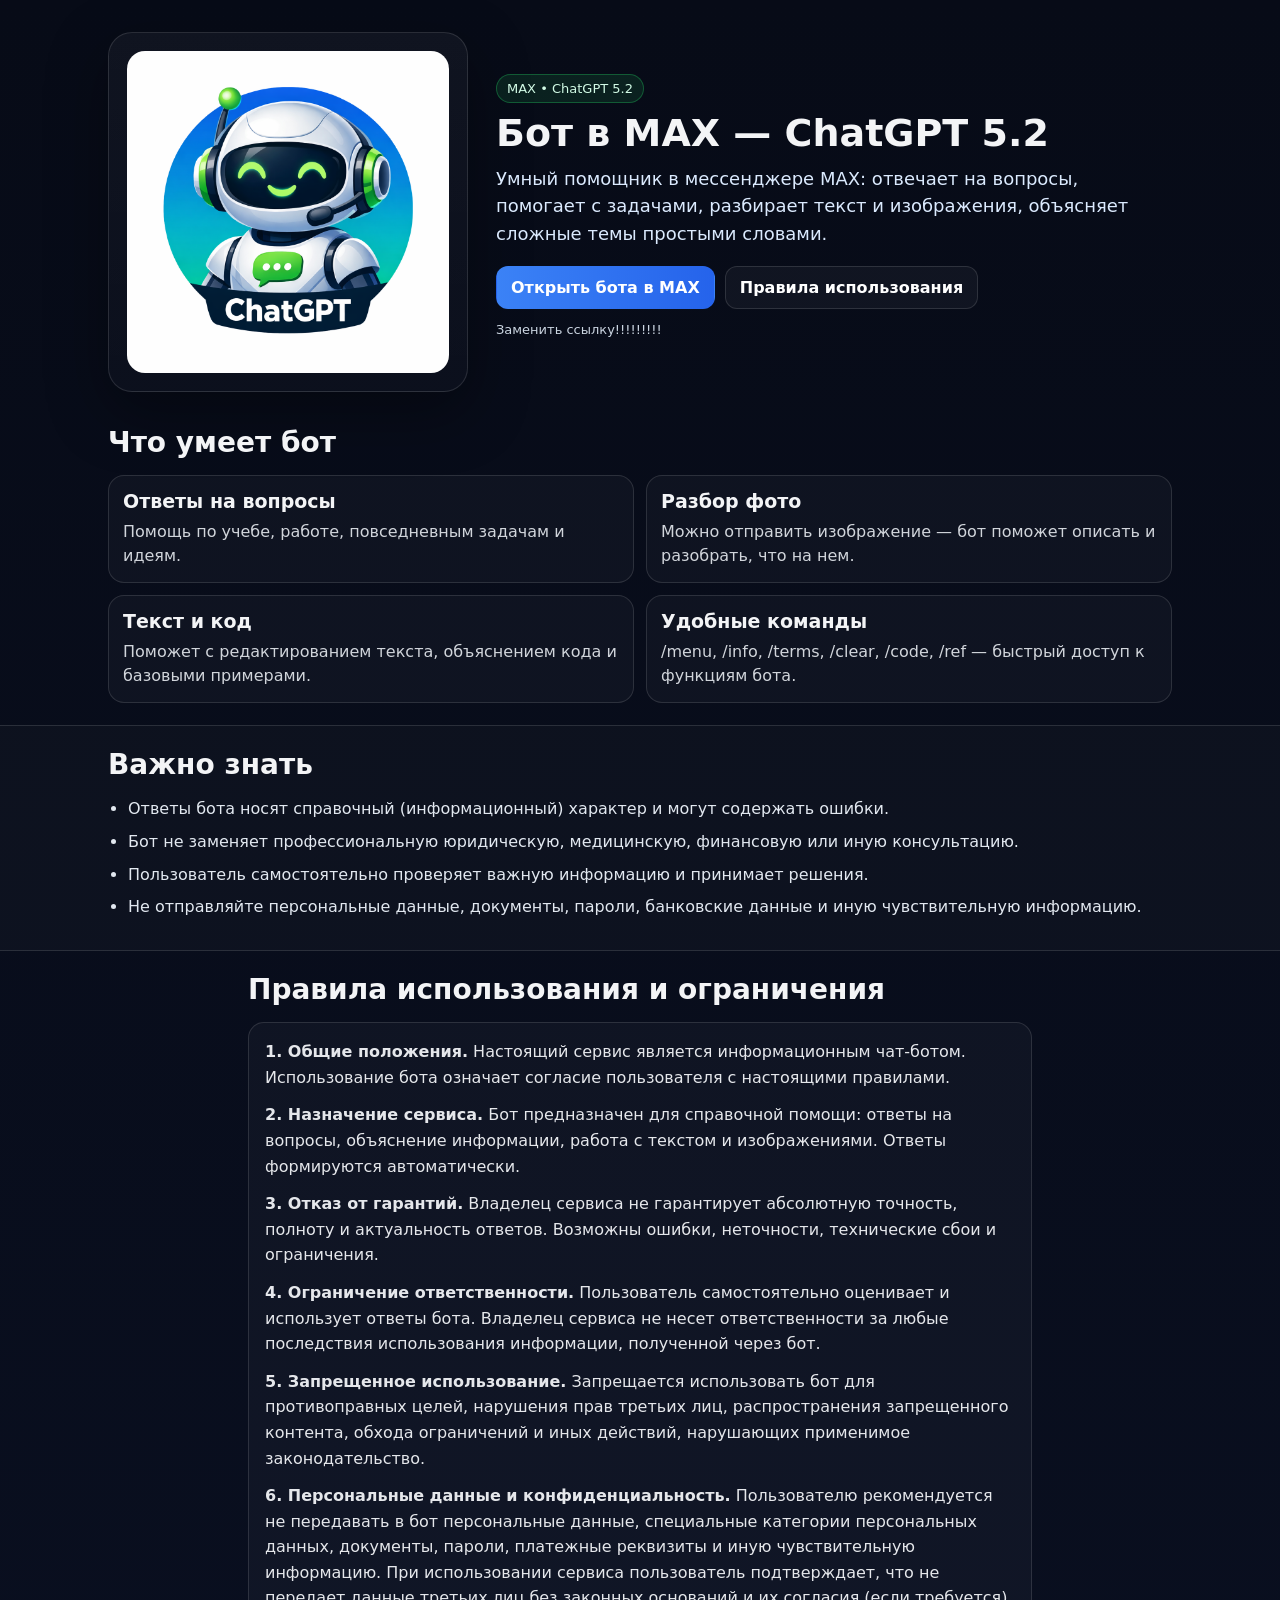
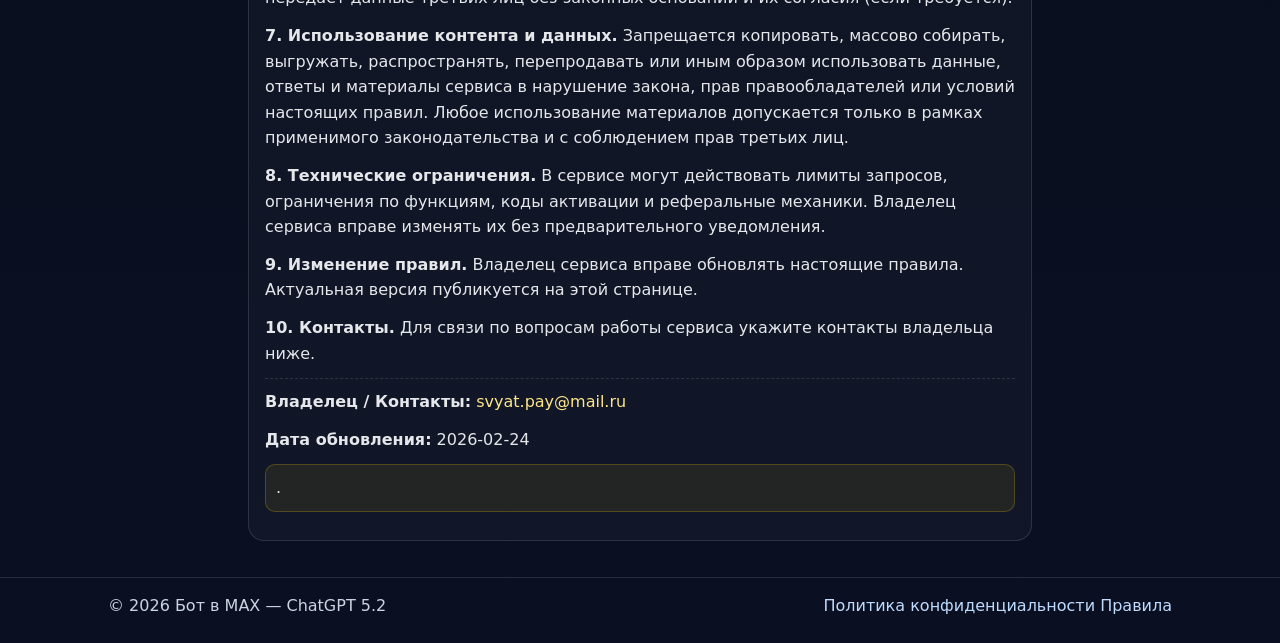
<file: index.html>
<!doctype html>
<html lang="ru">
<head>
  <meta charset="UTF-8" />
  <meta name="viewport" content="width=device-width, initial-scale=1.0" />
  <title>Бот в MAX — ChatGPT 5.2</title>
  <meta name="description" content="Бот в мессенджере MAX на базе ChatGPT 5.2: помощь с вопросами, задачами, фото и текстом." />
  <link rel="stylesheet" href="styles.css" />
</head>
<body>
  <header class="hero">
    <div class="container hero-grid">
      <div class="hero-card">
        <img src="assets/avatar.png" alt="Аватар бота ChatGPT" class="avatar" />
      </div>
      <div class="hero-content">
        <span class="badge">MAX • ChatGPT 5.2</span>
        <h1>Бот в MAX — ChatGPT 5.2</h1>
        <p class="lead">
          Умный помощник в мессенджере MAX: отвечает на вопросы, помогает с задачами,
          разбирает текст и изображения, объясняет сложные темы простыми словами.
        </p>
        <div class="buttons">
          <a class="btn btn-primary" href="https://max.ru/your_bot_link" target="_blank" rel="noopener">Открыть бота в MAX</a>
          <a class="btn btn-secondary" href="#rules">Правила использования</a>
        </div>
        <p class="hint">Заменить ссылку!!!!!!!!!</p>
      </div>
    </div>
  </header>

  <main>
    <section class="section">
      <div class="container">
        <h2>Что умеет бот</h2>
        <div class="grid">
          <article class="card">
            <h3>Ответы на вопросы</h3>
            <p>Помощь по учебе, работе, повседневным задачам и идеям.</p>
          </article>
          <article class="card">
            <h3>Разбор фото</h3>
            <p>Можно отправить изображение — бот поможет описать и разобрать, что на нем.</p>
          </article>
          <article class="card">
            <h3>Текст и код</h3>
            <p>Поможет с редактированием текста, объяснением кода и базовыми примерами.</p>
          </article>
          <article class="card">
            <h3>Удобные команды</h3>
            <p>/menu, /info, /terms, /clear, /code, /ref — быстрый доступ к функциям бота.</p>
          </article>
        </div>
      </div>
    </section>

    <section class="section muted">
      <div class="container">
        <h2>Важно знать</h2>
        <ul class="list">
          <li>Ответы бота носят справочный (информационный) характер и могут содержать ошибки.</li>
          <li>Бот не заменяет профессиональную юридическую, медицинскую, финансовую или иную консультацию.</li>
          <li>Пользователь самостоятельно проверяет важную информацию и принимает решения.</li>
          <li>Не отправляйте персональные данные, документы, пароли, банковские данные и иную чувствительную информацию.</li>
        </ul>
      </div>
    </section>

    <section id="rules" class="section">
      <div class="container narrow">
        <h2>Правила использования и ограничения</h2>
        <div class="legal">
          <p><strong>1. Общие положения.</strong> Настоящий сервис является информационным чат-ботом. Использование бота означает согласие пользователя с настоящими правилами.</p>

          <p><strong>2. Назначение сервиса.</strong> Бот предназначен для справочной помощи: ответы на вопросы, объяснение информации, работа с текстом и изображениями. Ответы формируются автоматически.</p>

          <p><strong>3. Отказ от гарантий.</strong> Владелец сервиса не гарантирует абсолютную точность, полноту и актуальность ответов. Возможны ошибки, неточности, технические сбои и ограничения.</p>

          <p><strong>4. Ограничение ответственности.</strong> Пользователь самостоятельно оценивает и использует ответы бота. Владелец сервиса не несет ответственности за любые последствия использования информации, полученной через бот.</p>

          <p><strong>5. Запрещенное использование.</strong> Запрещается использовать бот для противоправных целей, нарушения прав третьих лиц, распространения запрещенного контента, обхода ограничений и иных действий, нарушающих применимое законодательство.</p>

          <p><strong>6. Персональные данные и конфиденциальность.</strong> Пользователю рекомендуется не передавать в бот персональные данные, специальные категории персональных данных, документы, пароли, платежные реквизиты и иную чувствительную информацию. При использовании сервиса пользователь подтверждает, что не передает данные третьих лиц без законных оснований и их согласия (если требуется).</p>

          <p><strong>7. Использование контента и данных.</strong> Запрещается копировать, массово собирать, выгружать, распространять, перепродавать или иным образом использовать данные, ответы и материалы сервиса в нарушение закона, прав правообладателей или условий настоящих правил. Любое использование материалов допускается только в рамках применимого законодательства и с соблюдением прав третьих лиц.</p>

          <p><strong>8. Технические ограничения.</strong> В сервисе могут действовать лимиты запросов, ограничения по функциям, коды активации и реферальные механики. Владелец сервиса вправе изменять их без предварительного уведомления.</p>

          <p><strong>9. Изменение правил.</strong> Владелец сервиса вправе обновлять настоящие правила. Актуальная версия публикуется на этой странице.</p>

          <p><strong>10. Контакты.</strong> Для связи по вопросам работы сервиса укажите контакты владельца ниже.</p>

          <div class="contacts">
            <p><strong>Владелец / Контакты:</strong> <span class="placeholder">svyat.pay@mail.ru</span></p>
            <p><strong>Дата обновления:</strong> 2026-02-24</p>
          </div>

          <p class="note">.</p>
        </div>
      </div>
    </section>
  </main>

  <footer class="footer">
    <div class="container footer-line">
      <span>© 2026 Бот в MAX — ChatGPT 5.2</span>
      <div class="footer-links">
        <a href="privacy.html">Политика конфиденциальности</a>
        <a href="#rules">Правила</a>
      </div>
    </div>
  </footer>
</body>
</html>
</file>
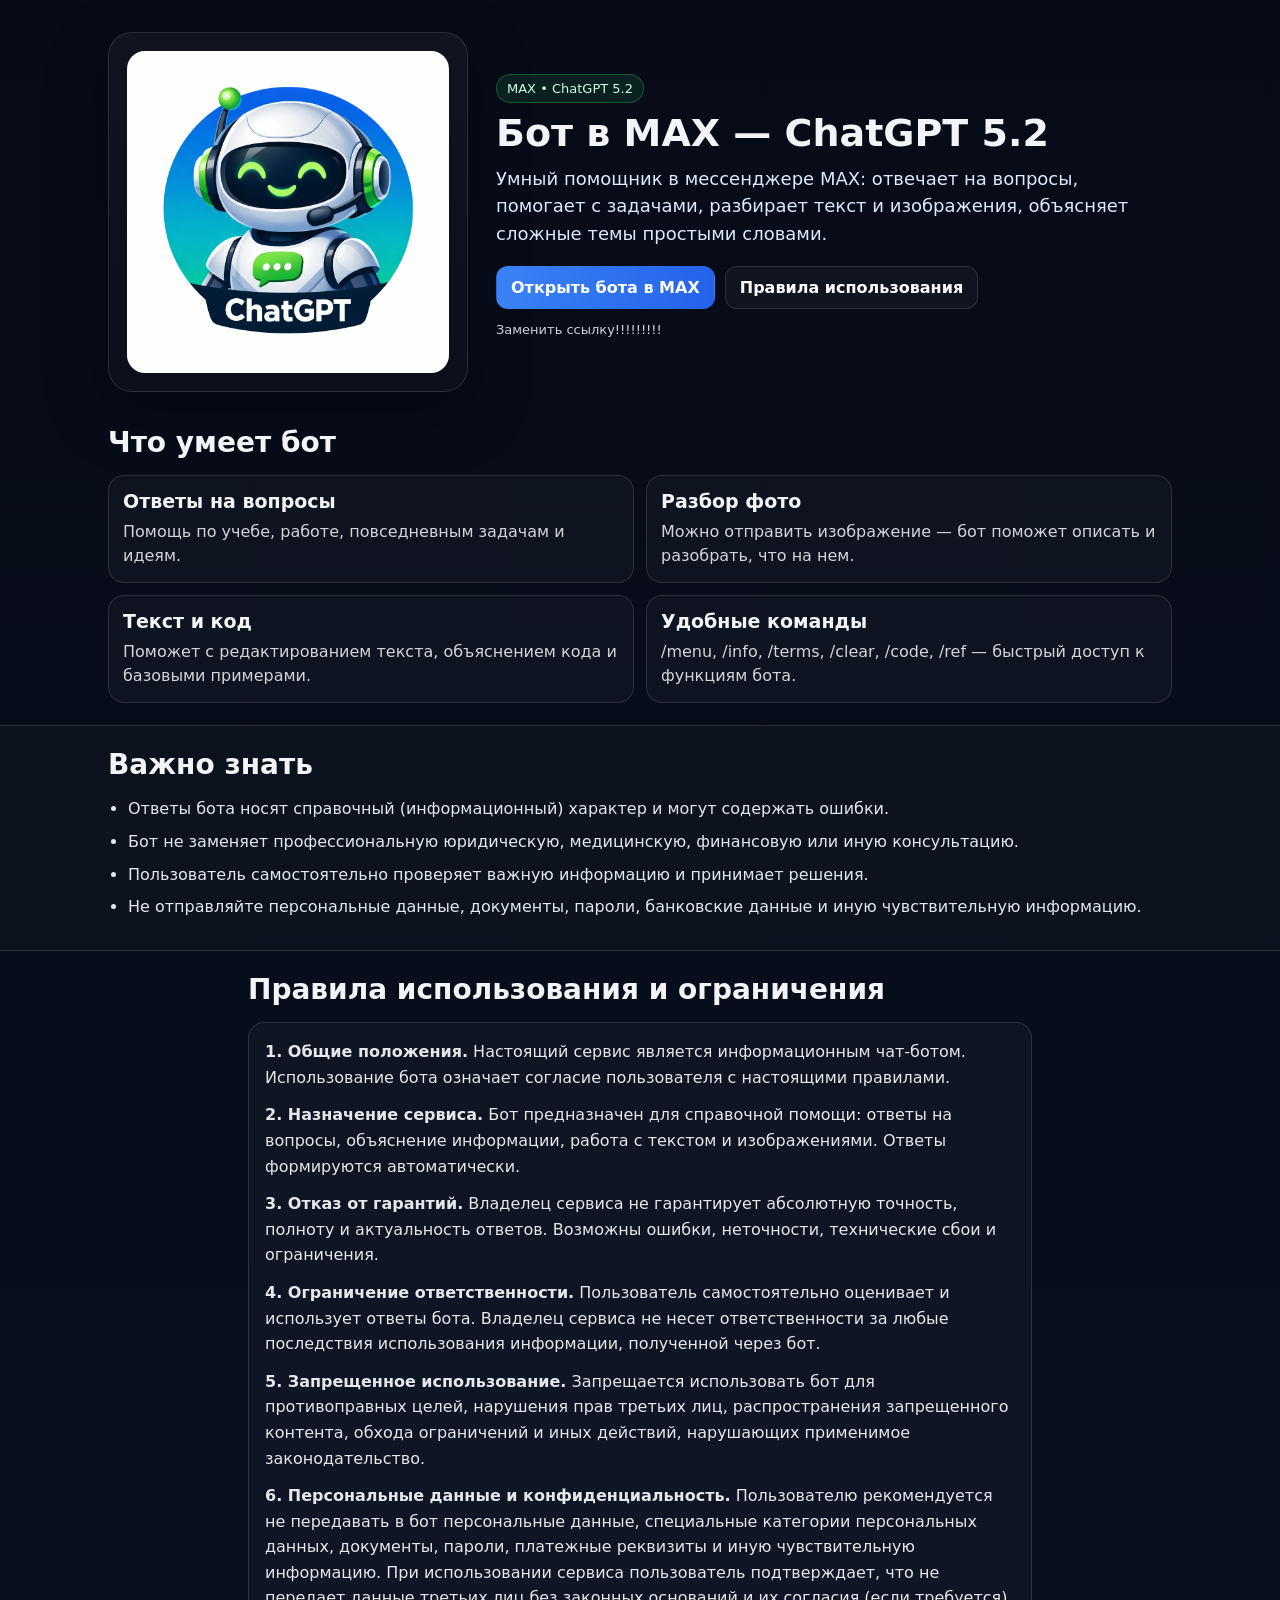
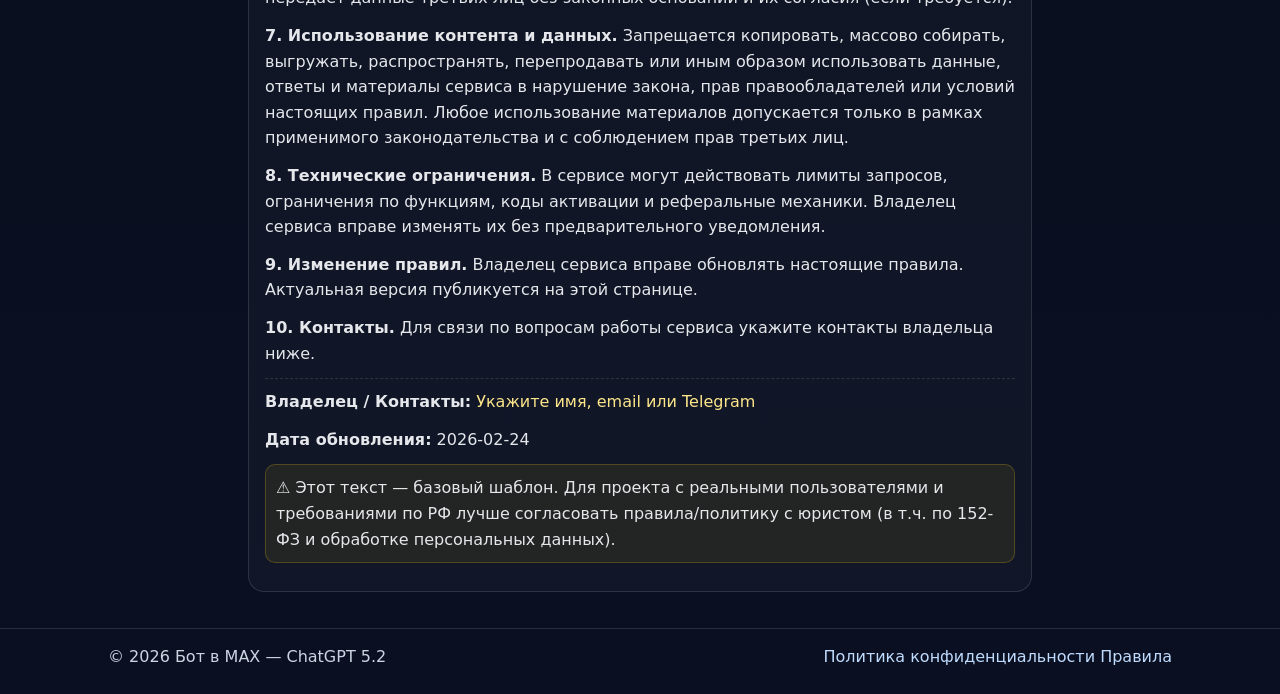
<file: sat/index.html>
<!doctype html>
<html lang="ru">
<head>
  <meta charset="UTF-8" />
  <meta name="viewport" content="width=device-width, initial-scale=1.0" />
  <title>Бот в MAX — ChatGPT 5.2</title>
  <meta name="description" content="Бот в мессенджере MAX на базе ChatGPT 5.2: помощь с вопросами, задачами, фото и текстом." />
  <link rel="stylesheet" href="styles.css" />
</head>
<body>
  <header class="hero">
    <div class="container hero-grid">
      <div class="hero-card">
        <img src="assets/avatar.png" alt="Аватар бота ChatGPT" class="avatar" />
      </div>
      <div class="hero-content">
        <span class="badge">MAX • ChatGPT 5.2</span>
        <h1>Бот в MAX — ChatGPT 5.2</h1>
        <p class="lead">
          Умный помощник в мессенджере MAX: отвечает на вопросы, помогает с задачами,
          разбирает текст и изображения, объясняет сложные темы простыми словами.
        </p>
        <div class="buttons">
          <a class="btn btn-primary" href="https://max.ru/your_bot_link" target="_blank" rel="noopener">Открыть бота в MAX</a>
          <a class="btn btn-secondary" href="#rules">Правила использования</a>
        </div>
        <p class="hint">Заменить ссылку!!!!!!!!!</p>
      </div>
    </div>
  </header>

  <main>
    <section class="section">
      <div class="container">
        <h2>Что умеет бот</h2>
        <div class="grid">
          <article class="card">
            <h3>Ответы на вопросы</h3>
            <p>Помощь по учебе, работе, повседневным задачам и идеям.</p>
          </article>
          <article class="card">
            <h3>Разбор фото</h3>
            <p>Можно отправить изображение — бот поможет описать и разобрать, что на нем.</p>
          </article>
          <article class="card">
            <h3>Текст и код</h3>
            <p>Поможет с редактированием текста, объяснением кода и базовыми примерами.</p>
          </article>
          <article class="card">
            <h3>Удобные команды</h3>
            <p>/menu, /info, /terms, /clear, /code, /ref — быстрый доступ к функциям бота.</p>
          </article>
        </div>
      </div>
    </section>

    <section class="section muted">
      <div class="container">
        <h2>Важно знать</h2>
        <ul class="list">
          <li>Ответы бота носят справочный (информационный) характер и могут содержать ошибки.</li>
          <li>Бот не заменяет профессиональную юридическую, медицинскую, финансовую или иную консультацию.</li>
          <li>Пользователь самостоятельно проверяет важную информацию и принимает решения.</li>
          <li>Не отправляйте персональные данные, документы, пароли, банковские данные и иную чувствительную информацию.</li>
        </ul>
      </div>
    </section>

    <section id="rules" class="section">
      <div class="container narrow">
        <h2>Правила использования и ограничения</h2>
        <div class="legal">
          <p><strong>1. Общие положения.</strong> Настоящий сервис является информационным чат-ботом. Использование бота означает согласие пользователя с настоящими правилами.</p>

          <p><strong>2. Назначение сервиса.</strong> Бот предназначен для справочной помощи: ответы на вопросы, объяснение информации, работа с текстом и изображениями. Ответы формируются автоматически.</p>

          <p><strong>3. Отказ от гарантий.</strong> Владелец сервиса не гарантирует абсолютную точность, полноту и актуальность ответов. Возможны ошибки, неточности, технические сбои и ограничения.</p>

          <p><strong>4. Ограничение ответственности.</strong> Пользователь самостоятельно оценивает и использует ответы бота. Владелец сервиса не несет ответственности за любые последствия использования информации, полученной через бот.</p>

          <p><strong>5. Запрещенное использование.</strong> Запрещается использовать бот для противоправных целей, нарушения прав третьих лиц, распространения запрещенного контента, обхода ограничений и иных действий, нарушающих применимое законодательство.</p>

          <p><strong>6. Персональные данные и конфиденциальность.</strong> Пользователю рекомендуется не передавать в бот персональные данные, специальные категории персональных данных, документы, пароли, платежные реквизиты и иную чувствительную информацию. При использовании сервиса пользователь подтверждает, что не передает данные третьих лиц без законных оснований и их согласия (если требуется).</p>

          <p><strong>7. Использование контента и данных.</strong> Запрещается копировать, массово собирать, выгружать, распространять, перепродавать или иным образом использовать данные, ответы и материалы сервиса в нарушение закона, прав правообладателей или условий настоящих правил. Любое использование материалов допускается только в рамках применимого законодательства и с соблюдением прав третьих лиц.</p>

          <p><strong>8. Технические ограничения.</strong> В сервисе могут действовать лимиты запросов, ограничения по функциям, коды активации и реферальные механики. Владелец сервиса вправе изменять их без предварительного уведомления.</p>

          <p><strong>9. Изменение правил.</strong> Владелец сервиса вправе обновлять настоящие правила. Актуальная версия публикуется на этой странице.</p>

          <p><strong>10. Контакты.</strong> Для связи по вопросам работы сервиса укажите контакты владельца ниже.</p>

          <div class="contacts">
            <p><strong>Владелец / Контакты:</strong> <span class="placeholder">Укажите имя, email или Telegram</span></p>
            <p><strong>Дата обновления:</strong> 2026-02-24</p>
          </div>

          <p class="note">⚠️ Этот текст — базовый шаблон. Для проекта с реальными пользователями и требованиями по РФ лучше согласовать правила/политику с юристом (в т.ч. по 152-ФЗ и обработке персональных данных).</p>
        </div>
      </div>
    </section>
  </main>

  <footer class="footer">
    <div class="container footer-line">
      <span>© 2026 Бот в MAX — ChatGPT 5.2</span>
      <div class="footer-links">
        <a href="privacy.html">Политика конфиденциальности</a>
        <a href="#rules">Правила</a>
      </div>
    </div>
  </footer>
</body>
</html>
</file>
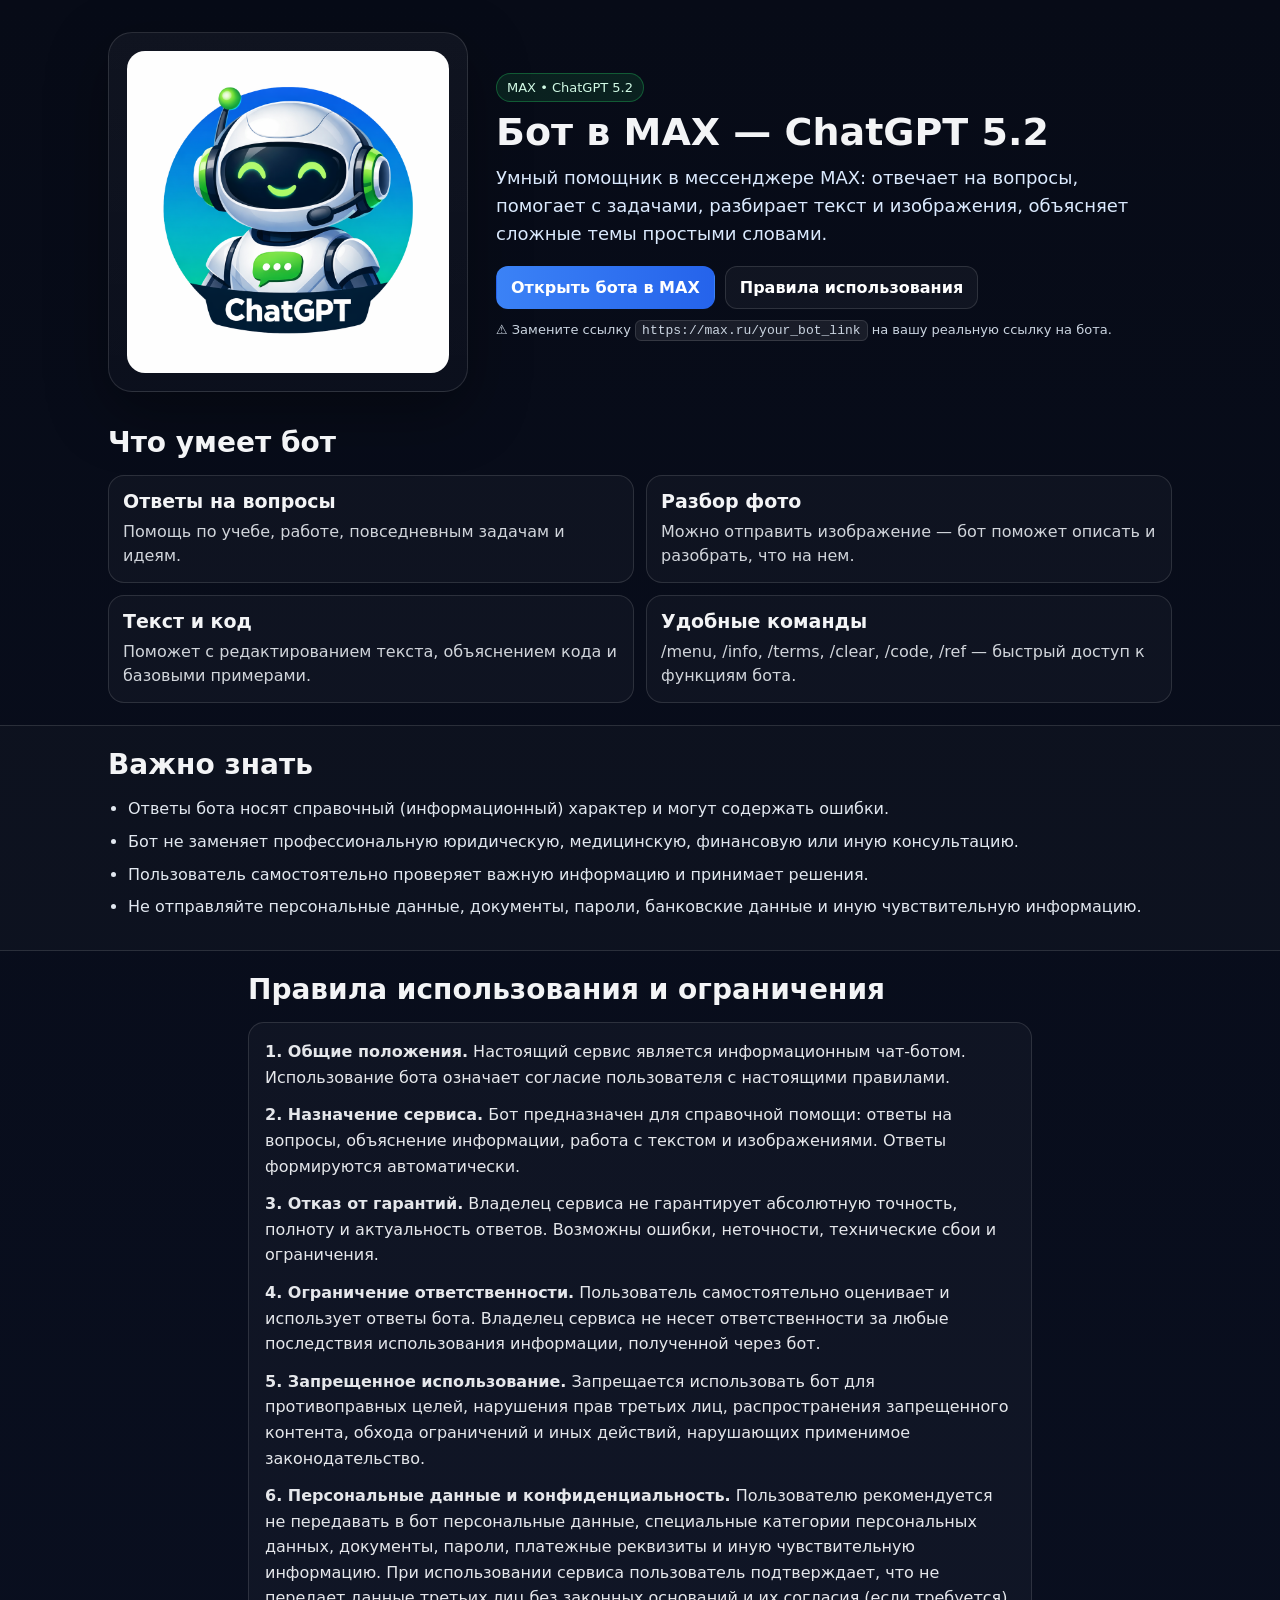
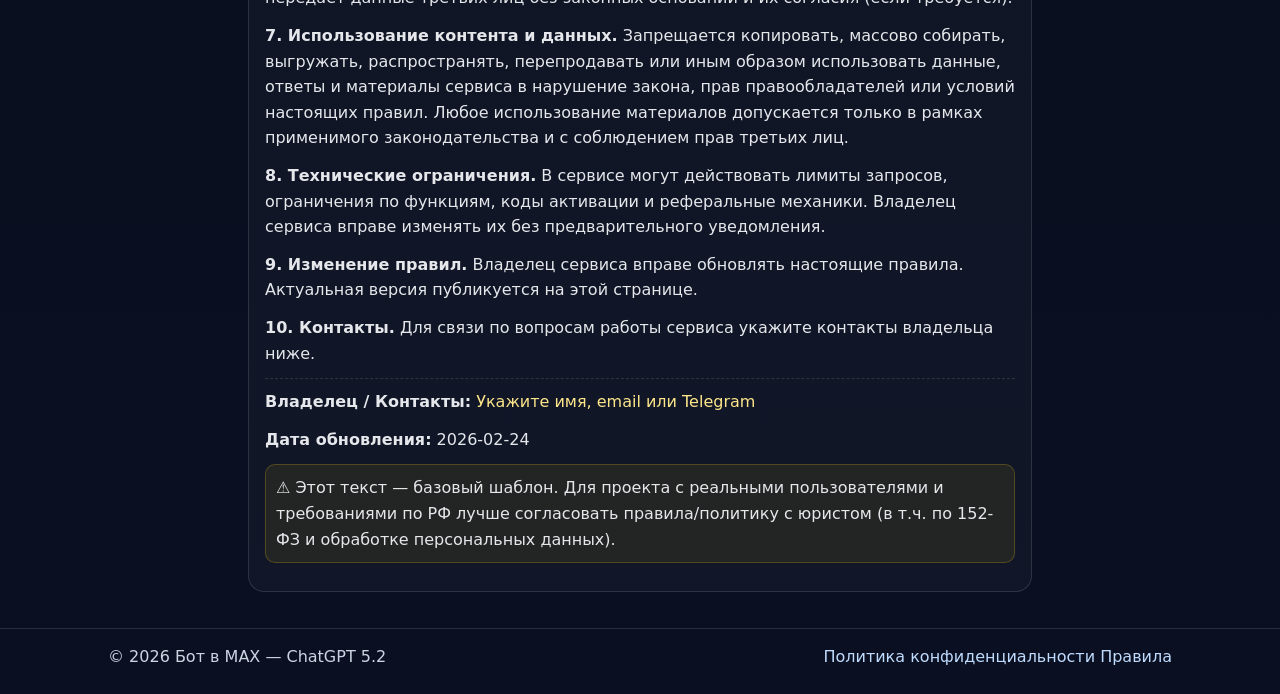
<file: sat/sat/index.html>
<!doctype html>
<html lang="ru">
<head>
  <meta charset="UTF-8" />
  <meta name="viewport" content="width=device-width, initial-scale=1.0" />
  <title>Бот в MAX — ChatGPT 5.2</title>
  <meta name="description" content="Бот в мессенджере MAX на базе ChatGPT 5.2: помощь с вопросами, задачами, фото и текстом." />
  <link rel="stylesheet" href="styles.css" />
</head>
<body>
  <header class="hero">
    <div class="container hero-grid">
      <div class="hero-card">
        <img src="assets/avatar.png" alt="Аватар бота ChatGPT" class="avatar" />
      </div>
      <div class="hero-content">
        <span class="badge">MAX • ChatGPT 5.2</span>
        <h1>Бот в MAX — ChatGPT 5.2</h1>
        <p class="lead">
          Умный помощник в мессенджере MAX: отвечает на вопросы, помогает с задачами,
          разбирает текст и изображения, объясняет сложные темы простыми словами.
        </p>
        <div class="buttons">
          <a class="btn btn-primary" href="https://max.ru/your_bot_link" target="_blank" rel="noopener">Открыть бота в MAX</a>
          <a class="btn btn-secondary" href="#rules">Правила использования</a>
        </div>
        <p class="hint">⚠️ Замените ссылку <code>https://max.ru/your_bot_link</code> на вашу реальную ссылку на бота.</p>
      </div>
    </div>
  </header>

  <main>
    <section class="section">
      <div class="container">
        <h2>Что умеет бот</h2>
        <div class="grid">
          <article class="card">
            <h3>Ответы на вопросы</h3>
            <p>Помощь по учебе, работе, повседневным задачам и идеям.</p>
          </article>
          <article class="card">
            <h3>Разбор фото</h3>
            <p>Можно отправить изображение — бот поможет описать и разобрать, что на нем.</p>
          </article>
          <article class="card">
            <h3>Текст и код</h3>
            <p>Поможет с редактированием текста, объяснением кода и базовыми примерами.</p>
          </article>
          <article class="card">
            <h3>Удобные команды</h3>
            <p>/menu, /info, /terms, /clear, /code, /ref — быстрый доступ к функциям бота.</p>
          </article>
        </div>
      </div>
    </section>

    <section class="section muted">
      <div class="container">
        <h2>Важно знать</h2>
        <ul class="list">
          <li>Ответы бота носят справочный (информационный) характер и могут содержать ошибки.</li>
          <li>Бот не заменяет профессиональную юридическую, медицинскую, финансовую или иную консультацию.</li>
          <li>Пользователь самостоятельно проверяет важную информацию и принимает решения.</li>
          <li>Не отправляйте персональные данные, документы, пароли, банковские данные и иную чувствительную информацию.</li>
        </ul>
      </div>
    </section>

    <section id="rules" class="section">
      <div class="container narrow">
        <h2>Правила использования и ограничения</h2>
        <div class="legal">
          <p><strong>1. Общие положения.</strong> Настоящий сервис является информационным чат-ботом. Использование бота означает согласие пользователя с настоящими правилами.</p>

          <p><strong>2. Назначение сервиса.</strong> Бот предназначен для справочной помощи: ответы на вопросы, объяснение информации, работа с текстом и изображениями. Ответы формируются автоматически.</p>

          <p><strong>3. Отказ от гарантий.</strong> Владелец сервиса не гарантирует абсолютную точность, полноту и актуальность ответов. Возможны ошибки, неточности, технические сбои и ограничения.</p>

          <p><strong>4. Ограничение ответственности.</strong> Пользователь самостоятельно оценивает и использует ответы бота. Владелец сервиса не несет ответственности за любые последствия использования информации, полученной через бот.</p>

          <p><strong>5. Запрещенное использование.</strong> Запрещается использовать бот для противоправных целей, нарушения прав третьих лиц, распространения запрещенного контента, обхода ограничений и иных действий, нарушающих применимое законодательство.</p>

          <p><strong>6. Персональные данные и конфиденциальность.</strong> Пользователю рекомендуется не передавать в бот персональные данные, специальные категории персональных данных, документы, пароли, платежные реквизиты и иную чувствительную информацию. При использовании сервиса пользователь подтверждает, что не передает данные третьих лиц без законных оснований и их согласия (если требуется).</p>

          <p><strong>7. Использование контента и данных.</strong> Запрещается копировать, массово собирать, выгружать, распространять, перепродавать или иным образом использовать данные, ответы и материалы сервиса в нарушение закона, прав правообладателей или условий настоящих правил. Любое использование материалов допускается только в рамках применимого законодательства и с соблюдением прав третьих лиц.</p>

          <p><strong>8. Технические ограничения.</strong> В сервисе могут действовать лимиты запросов, ограничения по функциям, коды активации и реферальные механики. Владелец сервиса вправе изменять их без предварительного уведомления.</p>

          <p><strong>9. Изменение правил.</strong> Владелец сервиса вправе обновлять настоящие правила. Актуальная версия публикуется на этой странице.</p>

          <p><strong>10. Контакты.</strong> Для связи по вопросам работы сервиса укажите контакты владельца ниже.</p>

          <div class="contacts">
            <p><strong>Владелец / Контакты:</strong> <span class="placeholder">Укажите имя, email или Telegram</span></p>
            <p><strong>Дата обновления:</strong> 2026-02-24</p>
          </div>

          <p class="note">⚠️ Этот текст — базовый шаблон. Для проекта с реальными пользователями и требованиями по РФ лучше согласовать правила/политику с юристом (в т.ч. по 152-ФЗ и обработке персональных данных).</p>
        </div>
      </div>
    </section>
  </main>

  <footer class="footer">
    <div class="container footer-line">
      <span>© 2026 Бот в MAX — ChatGPT 5.2</span>
      <div class="footer-links">
        <a href="privacy.html">Политика конфиденциальности</a>
        <a href="#rules">Правила</a>
      </div>
    </div>
  </footer>
</body>
</html>
</file>
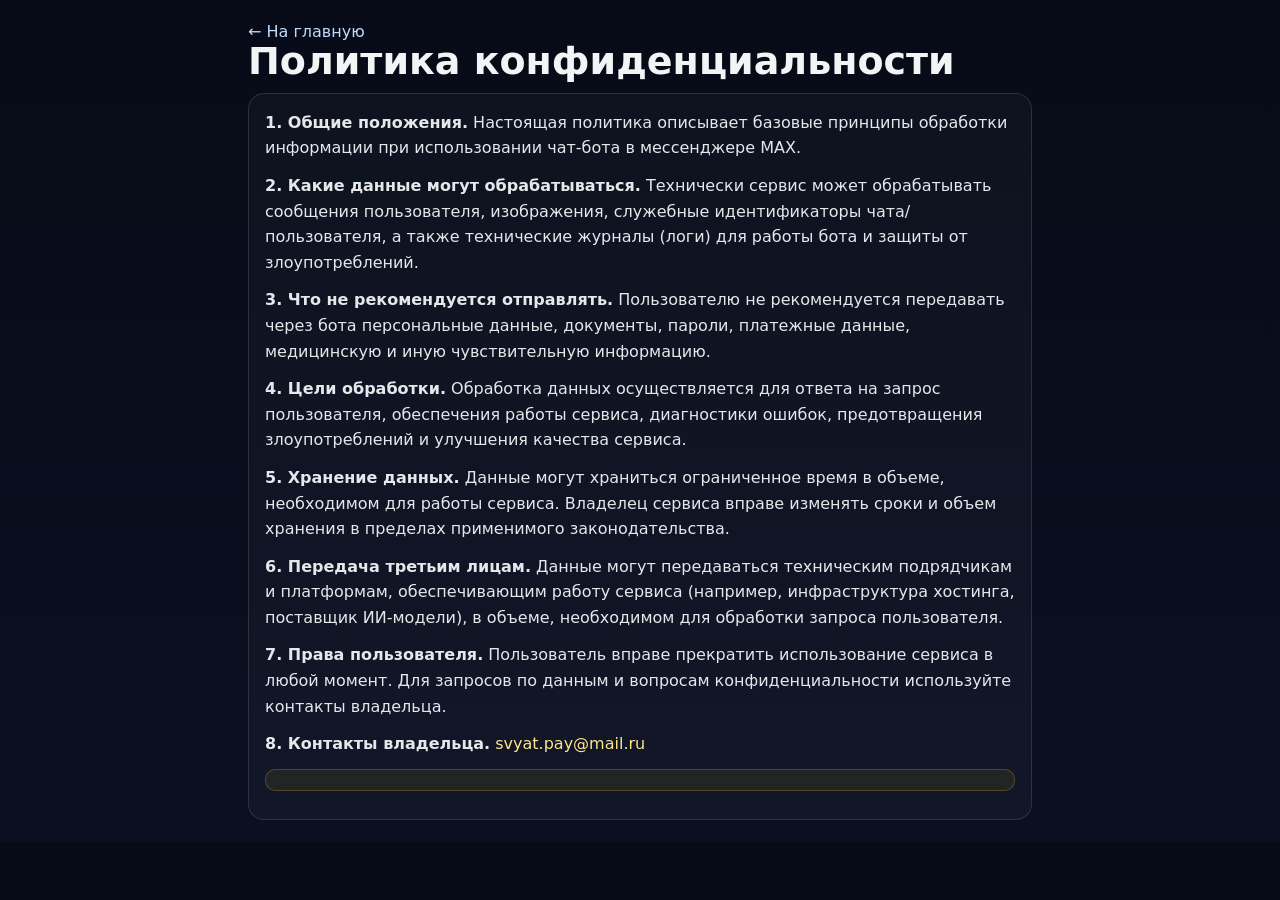
<file: privacy.html>
<!doctype html>
<html lang="ru">
<head>
  <meta charset="UTF-8" />
  <meta name="viewport" content="width=device-width, initial-scale=1.0" />
  <title>Политика конфиденциальности — Бот в MAX ChatGPT 5.2</title>
  <link rel="stylesheet" href="styles.css" />
</head>
<body>
  <main class="section">
    <div class="container narrow">
      <a href="index.html" class="back-link">← На главную</a>
      <h1>Политика конфиденциальности</h1>

      <div class="legal">
        <p><strong>1. Общие положения.</strong> Настоящая политика описывает базовые принципы обработки информации при использовании чат-бота в мессенджере MAX.</p>

        <p><strong>2. Какие данные могут обрабатываться.</strong> Технически сервис может обрабатывать сообщения пользователя, изображения, служебные идентификаторы чата/пользователя, а также технические журналы (логи) для работы бота и защиты от злоупотреблений.</p>

        <p><strong>3. Что не рекомендуется отправлять.</strong> Пользователю не рекомендуется передавать через бота персональные данные, документы, пароли, платежные данные, медицинскую и иную чувствительную информацию.</p>

        <p><strong>4. Цели обработки.</strong> Обработка данных осуществляется для ответа на запрос пользователя, обеспечения работы сервиса, диагностики ошибок, предотвращения злоупотреблений и улучшения качества сервиса.</p>

        <p><strong>5. Хранение данных.</strong> Данные могут храниться ограниченное время в объеме, необходимом для работы сервиса. Владелец сервиса вправе изменять сроки и объем хранения в пределах применимого законодательства.</p>

        <p><strong>6. Передача третьим лицам.</strong> Данные могут передаваться техническим подрядчикам и платформам, обеспечивающим работу сервиса (например, инфраструктура хостинга, поставщик ИИ-модели), в объеме, необходимом для обработки запроса пользователя.</p>

        <p><strong>7. Права пользователя.</strong> Пользователь вправе прекратить использование сервиса в любой момент. Для запросов по данным и вопросам конфиденциальности используйте контакты владельца.</p>

        <p><strong>8. Контакты владельца.</strong> <span class="placeholder">svyat.pay@mail.ru</span></p>

        <p class="note"></p>
      </div>
    </div>
  </main>
</body>
</html>
</file>
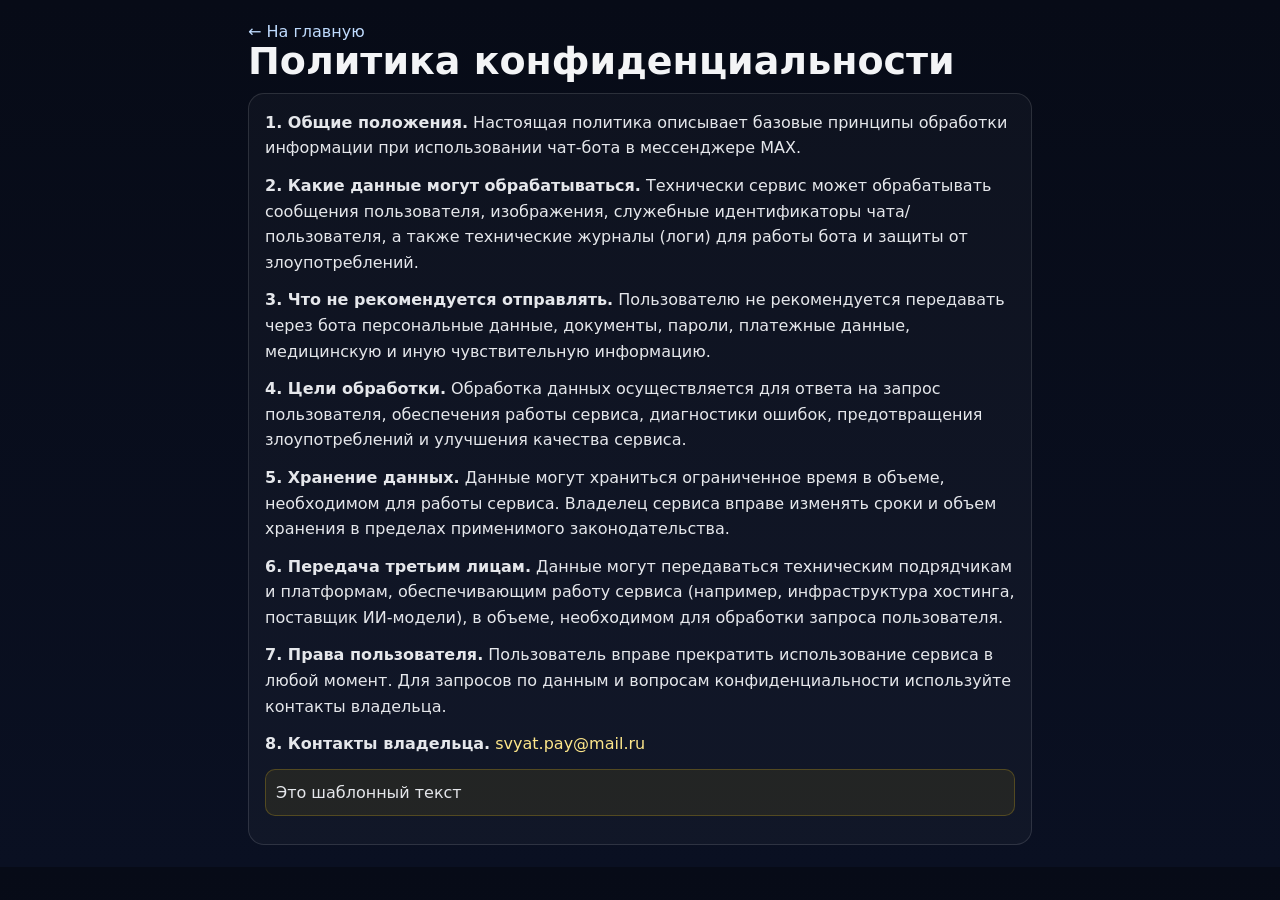
<file: sat/privacy.html>
<!doctype html>
<html lang="ru">
<head>
  <meta charset="UTF-8" />
  <meta name="viewport" content="width=device-width, initial-scale=1.0" />
  <title>Политика конфиденциальности — Бот в MAX ChatGPT 5.2</title>
  <link rel="stylesheet" href="styles.css" />
</head>
<body>
  <main class="section">
    <div class="container narrow">
      <a href="index.html" class="back-link">← На главную</a>
      <h1>Политика конфиденциальности</h1>

      <div class="legal">
        <p><strong>1. Общие положения.</strong> Настоящая политика описывает базовые принципы обработки информации при использовании чат-бота в мессенджере MAX.</p>

        <p><strong>2. Какие данные могут обрабатываться.</strong> Технически сервис может обрабатывать сообщения пользователя, изображения, служебные идентификаторы чата/пользователя, а также технические журналы (логи) для работы бота и защиты от злоупотреблений.</p>

        <p><strong>3. Что не рекомендуется отправлять.</strong> Пользователю не рекомендуется передавать через бота персональные данные, документы, пароли, платежные данные, медицинскую и иную чувствительную информацию.</p>

        <p><strong>4. Цели обработки.</strong> Обработка данных осуществляется для ответа на запрос пользователя, обеспечения работы сервиса, диагностики ошибок, предотвращения злоупотреблений и улучшения качества сервиса.</p>

        <p><strong>5. Хранение данных.</strong> Данные могут храниться ограниченное время в объеме, необходимом для работы сервиса. Владелец сервиса вправе изменять сроки и объем хранения в пределах применимого законодательства.</p>

        <p><strong>6. Передача третьим лицам.</strong> Данные могут передаваться техническим подрядчикам и платформам, обеспечивающим работу сервиса (например, инфраструктура хостинга, поставщик ИИ-модели), в объеме, необходимом для обработки запроса пользователя.</p>

        <p><strong>7. Права пользователя.</strong> Пользователь вправе прекратить использование сервиса в любой момент. Для запросов по данным и вопросам конфиденциальности используйте контакты владельца.</p>

        <p><strong>8. Контакты владельца.</strong> <span class="placeholder">svyat.pay@mail.ru</span></p>

        <p class="note">Это шаблонный текст</p>
      </div>
    </div>
  </main>
</body>
</html>
</file>
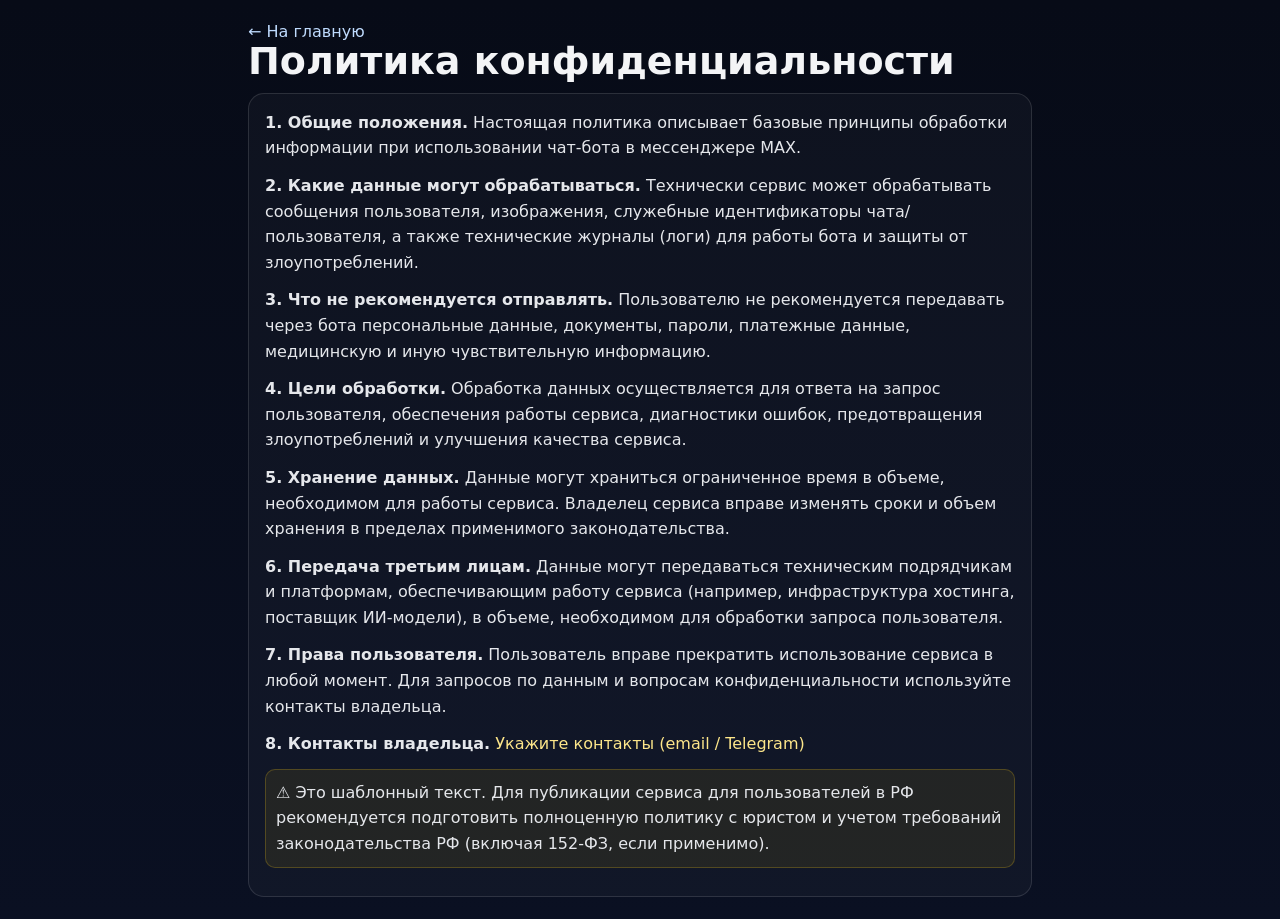
<file: sat/sat/privacy.html>
<!doctype html>
<html lang="ru">
<head>
  <meta charset="UTF-8" />
  <meta name="viewport" content="width=device-width, initial-scale=1.0" />
  <title>Политика конфиденциальности — Бот в MAX ChatGPT 5.2</title>
  <link rel="stylesheet" href="styles.css" />
</head>
<body>
  <main class="section">
    <div class="container narrow">
      <a href="index.html" class="back-link">← На главную</a>
      <h1>Политика конфиденциальности</h1>

      <div class="legal">
        <p><strong>1. Общие положения.</strong> Настоящая политика описывает базовые принципы обработки информации при использовании чат-бота в мессенджере MAX.</p>

        <p><strong>2. Какие данные могут обрабатываться.</strong> Технически сервис может обрабатывать сообщения пользователя, изображения, служебные идентификаторы чата/пользователя, а также технические журналы (логи) для работы бота и защиты от злоупотреблений.</p>

        <p><strong>3. Что не рекомендуется отправлять.</strong> Пользователю не рекомендуется передавать через бота персональные данные, документы, пароли, платежные данные, медицинскую и иную чувствительную информацию.</p>

        <p><strong>4. Цели обработки.</strong> Обработка данных осуществляется для ответа на запрос пользователя, обеспечения работы сервиса, диагностики ошибок, предотвращения злоупотреблений и улучшения качества сервиса.</p>

        <p><strong>5. Хранение данных.</strong> Данные могут храниться ограниченное время в объеме, необходимом для работы сервиса. Владелец сервиса вправе изменять сроки и объем хранения в пределах применимого законодательства.</p>

        <p><strong>6. Передача третьим лицам.</strong> Данные могут передаваться техническим подрядчикам и платформам, обеспечивающим работу сервиса (например, инфраструктура хостинга, поставщик ИИ-модели), в объеме, необходимом для обработки запроса пользователя.</p>

        <p><strong>7. Права пользователя.</strong> Пользователь вправе прекратить использование сервиса в любой момент. Для запросов по данным и вопросам конфиденциальности используйте контакты владельца.</p>

        <p><strong>8. Контакты владельца.</strong> <span class="placeholder">Укажите контакты (email / Telegram)</span></p>

        <p class="note">⚠️ Это шаблонный текст. Для публикации сервиса для пользователей в РФ рекомендуется подготовить полноценную политику с юристом и учетом требований законодательства РФ (включая 152-ФЗ, если применимо).</p>
      </div>
    </div>
  </main>
</body>
</html>
</file>
<file: styles.css>
* { box-sizing: border-box; }
:root {
  --bg: #0b1020;
  --bg-soft: #121931;
  --card: #111827;
  --text: #f3f4f6;
  --muted: #c7d2fe;
  --line: rgba(255,255,255,.12);
  --accent: #22c55e;
  --accent2: #3b82f6;
}
html, body {
  margin: 0; padding: 0;
  font-family: Inter, system-ui, -apple-system, Segoe UI, Roboto, Arial, sans-serif;
  color: var(--text);
  background: linear-gradient(180deg, #070b17 0%, #0a1022 100%);
}
.container { max-width: 1100px; margin: 0 auto; padding: 0 18px; }
.narrow { max-width: 820px; }
.hero { padding: 32px 0 12px; }
.hero-grid {
  display: grid;
  grid-template-columns: 360px 1fr;
  gap: 28px;
  align-items: center;
}
.hero-card {
  background: linear-gradient(180deg, rgba(255,255,255,.04), rgba(255,255,255,.02));
  border: 1px solid var(--line);
  border-radius: 24px;
  padding: 18px;
  box-shadow: 0 20px 60px rgba(0,0,0,.35);
}
.avatar {
  width: 100%;
  border-radius: 18px;
  display: block;
  background: #e5e7eb;
}
.badge {
  display: inline-block;
  border: 1px solid rgba(34,197,94,.35);
  color: #d1fae5;
  background: rgba(34,197,94,.12);
  padding: 6px 10px;
  border-radius: 999px;
  font-size: 13px;
  margin-bottom: 10px;
}
h1 { font-size: 38px; margin: 0 0 10px; line-height: 1.1; }
h2 { font-size: 28px; margin: 0 0 16px; }
h3 { margin: 0 0 8px; font-size: 19px; }
.lead { color: #dbeafe; font-size: 18px; line-height: 1.55; margin: 0 0 18px; }
.hint { color: #cbd5e1; font-size: 13px; }
code {
  background: rgba(255,255,255,.07);
  border: 1px solid var(--line);
  padding: 2px 6px; border-radius: 6px;
}
.buttons { display: flex; gap: 10px; flex-wrap: wrap; margin: 6px 0 10px; }
.btn {
  text-decoration: none; color: white; padding: 11px 14px;
  border-radius: 12px; border: 1px solid transparent; font-weight: 600;
  display: inline-flex; align-items: center;
}
.btn-primary { background: linear-gradient(90deg, var(--accent2), #2563eb); }
.btn-secondary { background: rgba(255,255,255,.04); border-color: var(--line); }

.section { padding: 22px 0; }
.muted { background: rgba(255,255,255,.02); border-top: 1px solid var(--line); border-bottom: 1px solid var(--line); }
.grid {
  display: grid; gap: 12px;
  grid-template-columns: repeat(2, minmax(0, 1fr));
}
.card {
  border: 1px solid var(--line);
  background: rgba(255,255,255,.03);
  border-radius: 16px;
  padding: 14px;
}
.card p { margin: 0; color: #d1d5db; line-height: 1.5; }

.list { margin: 0; padding-left: 20px; }
.list li { margin: 8px 0; line-height: 1.55; color: #e2e8f0; }

.legal {
  border: 1px solid var(--line);
  background: rgba(255,255,255,.03);
  border-radius: 16px;
  padding: 16px;
}
.legal p { margin: 0 0 12px; line-height: 1.6; color: #e5e7eb; }
.note {
  margin-top: 12px;
  padding: 10px;
  border-radius: 10px;
  background: rgba(250, 204, 21, .08);
  border: 1px solid rgba(250, 204, 21, .22);
  color: #fef3c7;
}
.contacts {
  margin-top: 12px;
  padding-top: 10px;
  border-top: 1px dashed var(--line);
}
.placeholder { color: #fde68a; }

.footer {
  border-top: 1px solid var(--line);
  margin-top: 14px;
  padding: 18px 0 28px;
}
.footer-line {
  display: flex; justify-content: space-between; align-items: center; gap: 10px; flex-wrap: wrap;
  color: #cbd5e1;
}
.footer-links a, .back-link {
  color: #bfdbfe; text-decoration: none;
}
.footer-links a:hover, .back-link:hover { text-decoration: underline; }

@media (max-width: 860px) {
  .hero-grid { grid-template-columns: 1fr; }
  h1 { font-size: 30px; }
  .grid { grid-template-columns: 1fr; }
}
</file>
<file: sat/styles.css>
* { box-sizing: border-box; }
:root {
  --bg: #0b1020;
  --bg-soft: #121931;
  --card: #111827;
  --text: #f3f4f6;
  --muted: #c7d2fe;
  --line: rgba(255,255,255,.12);
  --accent: #22c55e;
  --accent2: #3b82f6;
}
html, body {
  margin: 0; padding: 0;
  font-family: Inter, system-ui, -apple-system, Segoe UI, Roboto, Arial, sans-serif;
  color: var(--text);
  background: linear-gradient(180deg, #070b17 0%, #0a1022 100%);
}
.container { max-width: 1100px; margin: 0 auto; padding: 0 18px; }
.narrow { max-width: 820px; }
.hero { padding: 32px 0 12px; }
.hero-grid {
  display: grid;
  grid-template-columns: 360px 1fr;
  gap: 28px;
  align-items: center;
}
.hero-card {
  background: linear-gradient(180deg, rgba(255,255,255,.04), rgba(255,255,255,.02));
  border: 1px solid var(--line);
  border-radius: 24px;
  padding: 18px;
  box-shadow: 0 20px 60px rgba(0,0,0,.35);
}
.avatar {
  width: 100%;
  border-radius: 18px;
  display: block;
  background: #e5e7eb;
}
.badge {
  display: inline-block;
  border: 1px solid rgba(34,197,94,.35);
  color: #d1fae5;
  background: rgba(34,197,94,.12);
  padding: 6px 10px;
  border-radius: 999px;
  font-size: 13px;
  margin-bottom: 10px;
}
h1 { font-size: 38px; margin: 0 0 10px; line-height: 1.1; }
h2 { font-size: 28px; margin: 0 0 16px; }
h3 { margin: 0 0 8px; font-size: 19px; }
.lead { color: #dbeafe; font-size: 18px; line-height: 1.55; margin: 0 0 18px; }
.hint { color: #cbd5e1; font-size: 13px; }
code {
  background: rgba(255,255,255,.07);
  border: 1px solid var(--line);
  padding: 2px 6px; border-radius: 6px;
}
.buttons { display: flex; gap: 10px; flex-wrap: wrap; margin: 6px 0 10px; }
.btn {
  text-decoration: none; color: white; padding: 11px 14px;
  border-radius: 12px; border: 1px solid transparent; font-weight: 600;
  display: inline-flex; align-items: center;
}
.btn-primary { background: linear-gradient(90deg, var(--accent2), #2563eb); }
.btn-secondary { background: rgba(255,255,255,.04); border-color: var(--line); }

.section { padding: 22px 0; }
.muted { background: rgba(255,255,255,.02); border-top: 1px solid var(--line); border-bottom: 1px solid var(--line); }
.grid {
  display: grid; gap: 12px;
  grid-template-columns: repeat(2, minmax(0, 1fr));
}
.card {
  border: 1px solid var(--line);
  background: rgba(255,255,255,.03);
  border-radius: 16px;
  padding: 14px;
}
.card p { margin: 0; color: #d1d5db; line-height: 1.5; }

.list { margin: 0; padding-left: 20px; }
.list li { margin: 8px 0; line-height: 1.55; color: #e2e8f0; }

.legal {
  border: 1px solid var(--line);
  background: rgba(255,255,255,.03);
  border-radius: 16px;
  padding: 16px;
}
.legal p { margin: 0 0 12px; line-height: 1.6; color: #e5e7eb; }
.note {
  margin-top: 12px;
  padding: 10px;
  border-radius: 10px;
  background: rgba(250, 204, 21, .08);
  border: 1px solid rgba(250, 204, 21, .22);
  color: #fef3c7;
}
.contacts {
  margin-top: 12px;
  padding-top: 10px;
  border-top: 1px dashed var(--line);
}
.placeholder { color: #fde68a; }

.footer {
  border-top: 1px solid var(--line);
  margin-top: 14px;
  padding: 18px 0 28px;
}
.footer-line {
  display: flex; justify-content: space-between; align-items: center; gap: 10px; flex-wrap: wrap;
  color: #cbd5e1;
}
.footer-links a, .back-link {
  color: #bfdbfe; text-decoration: none;
}
.footer-links a:hover, .back-link:hover { text-decoration: underline; }

@media (max-width: 860px) {
  .hero-grid { grid-template-columns: 1fr; }
  h1 { font-size: 30px; }
  .grid { grid-template-columns: 1fr; }
}
</file>
<file: sat/sat/styles.css>
* { box-sizing: border-box; }
:root {
  --bg: #0b1020;
  --bg-soft: #121931;
  --card: #111827;
  --text: #f3f4f6;
  --muted: #c7d2fe;
  --line: rgba(255,255,255,.12);
  --accent: #22c55e;
  --accent2: #3b82f6;
}
html, body {
  margin: 0; padding: 0;
  font-family: Inter, system-ui, -apple-system, Segoe UI, Roboto, Arial, sans-serif;
  color: var(--text);
  background: linear-gradient(180deg, #070b17 0%, #0a1022 100%);
}
.container { max-width: 1100px; margin: 0 auto; padding: 0 18px; }
.narrow { max-width: 820px; }
.hero { padding: 32px 0 12px; }
.hero-grid {
  display: grid;
  grid-template-columns: 360px 1fr;
  gap: 28px;
  align-items: center;
}
.hero-card {
  background: linear-gradient(180deg, rgba(255,255,255,.04), rgba(255,255,255,.02));
  border: 1px solid var(--line);
  border-radius: 24px;
  padding: 18px;
  box-shadow: 0 20px 60px rgba(0,0,0,.35);
}
.avatar {
  width: 100%;
  border-radius: 18px;
  display: block;
  background: #e5e7eb;
}
.badge {
  display: inline-block;
  border: 1px solid rgba(34,197,94,.35);
  color: #d1fae5;
  background: rgba(34,197,94,.12);
  padding: 6px 10px;
  border-radius: 999px;
  font-size: 13px;
  margin-bottom: 10px;
}
h1 { font-size: 38px; margin: 0 0 10px; line-height: 1.1; }
h2 { font-size: 28px; margin: 0 0 16px; }
h3 { margin: 0 0 8px; font-size: 19px; }
.lead { color: #dbeafe; font-size: 18px; line-height: 1.55; margin: 0 0 18px; }
.hint { color: #cbd5e1; font-size: 13px; }
code {
  background: rgba(255,255,255,.07);
  border: 1px solid var(--line);
  padding: 2px 6px; border-radius: 6px;
}
.buttons { display: flex; gap: 10px; flex-wrap: wrap; margin: 6px 0 10px; }
.btn {
  text-decoration: none; color: white; padding: 11px 14px;
  border-radius: 12px; border: 1px solid transparent; font-weight: 600;
  display: inline-flex; align-items: center;
}
.btn-primary { background: linear-gradient(90deg, var(--accent2), #2563eb); }
.btn-secondary { background: rgba(255,255,255,.04); border-color: var(--line); }

.section { padding: 22px 0; }
.muted { background: rgba(255,255,255,.02); border-top: 1px solid var(--line); border-bottom: 1px solid var(--line); }
.grid {
  display: grid; gap: 12px;
  grid-template-columns: repeat(2, minmax(0, 1fr));
}
.card {
  border: 1px solid var(--line);
  background: rgba(255,255,255,.03);
  border-radius: 16px;
  padding: 14px;
}
.card p { margin: 0; color: #d1d5db; line-height: 1.5; }

.list { margin: 0; padding-left: 20px; }
.list li { margin: 8px 0; line-height: 1.55; color: #e2e8f0; }

.legal {
  border: 1px solid var(--line);
  background: rgba(255,255,255,.03);
  border-radius: 16px;
  padding: 16px;
}
.legal p { margin: 0 0 12px; line-height: 1.6; color: #e5e7eb; }
.note {
  margin-top: 12px;
  padding: 10px;
  border-radius: 10px;
  background: rgba(250, 204, 21, .08);
  border: 1px solid rgba(250, 204, 21, .22);
  color: #fef3c7;
}
.contacts {
  margin-top: 12px;
  padding-top: 10px;
  border-top: 1px dashed var(--line);
}
.placeholder { color: #fde68a; }

.footer {
  border-top: 1px solid var(--line);
  margin-top: 14px;
  padding: 18px 0 28px;
}
.footer-line {
  display: flex; justify-content: space-between; align-items: center; gap: 10px; flex-wrap: wrap;
  color: #cbd5e1;
}
.footer-links a, .back-link {
  color: #bfdbfe; text-decoration: none;
}
.footer-links a:hover, .back-link:hover { text-decoration: underline; }

@media (max-width: 860px) {
  .hero-grid { grid-template-columns: 1fr; }
  h1 { font-size: 30px; }
  .grid { grid-template-columns: 1fr; }
}
</file>
